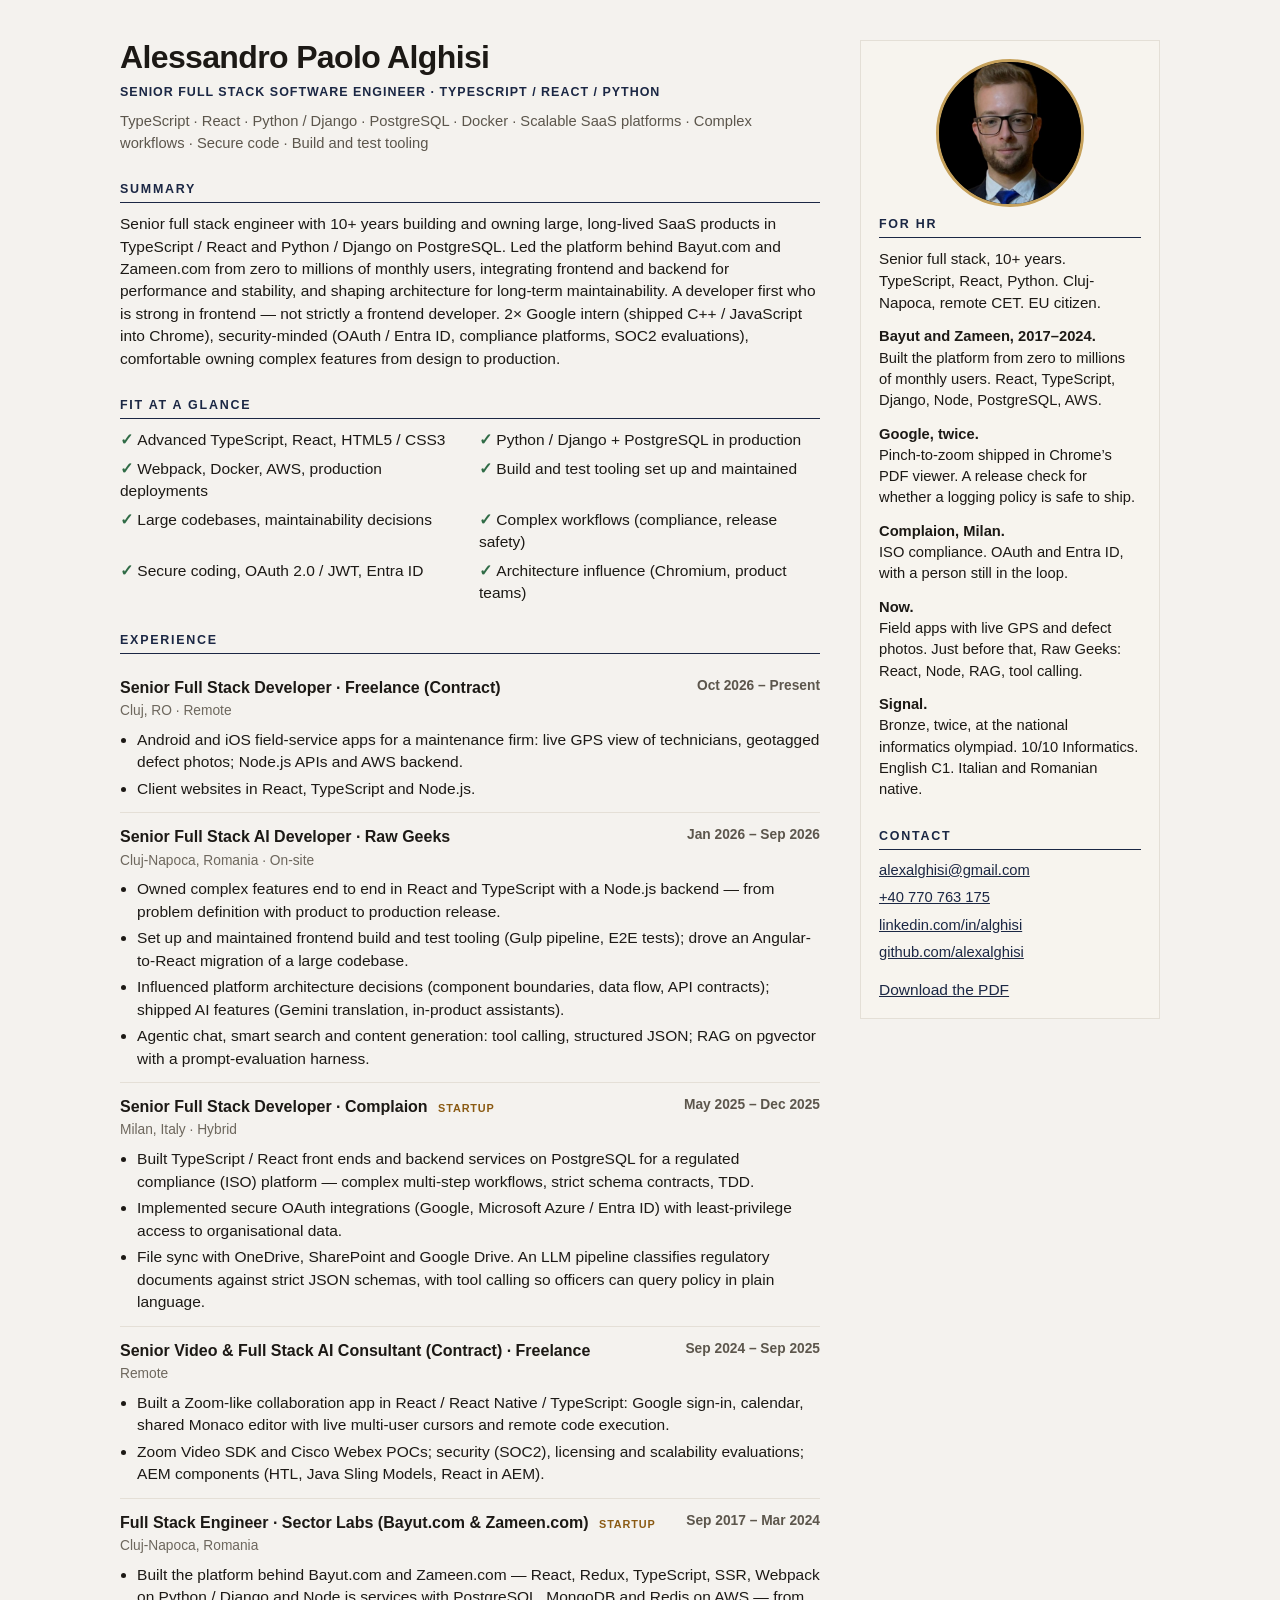
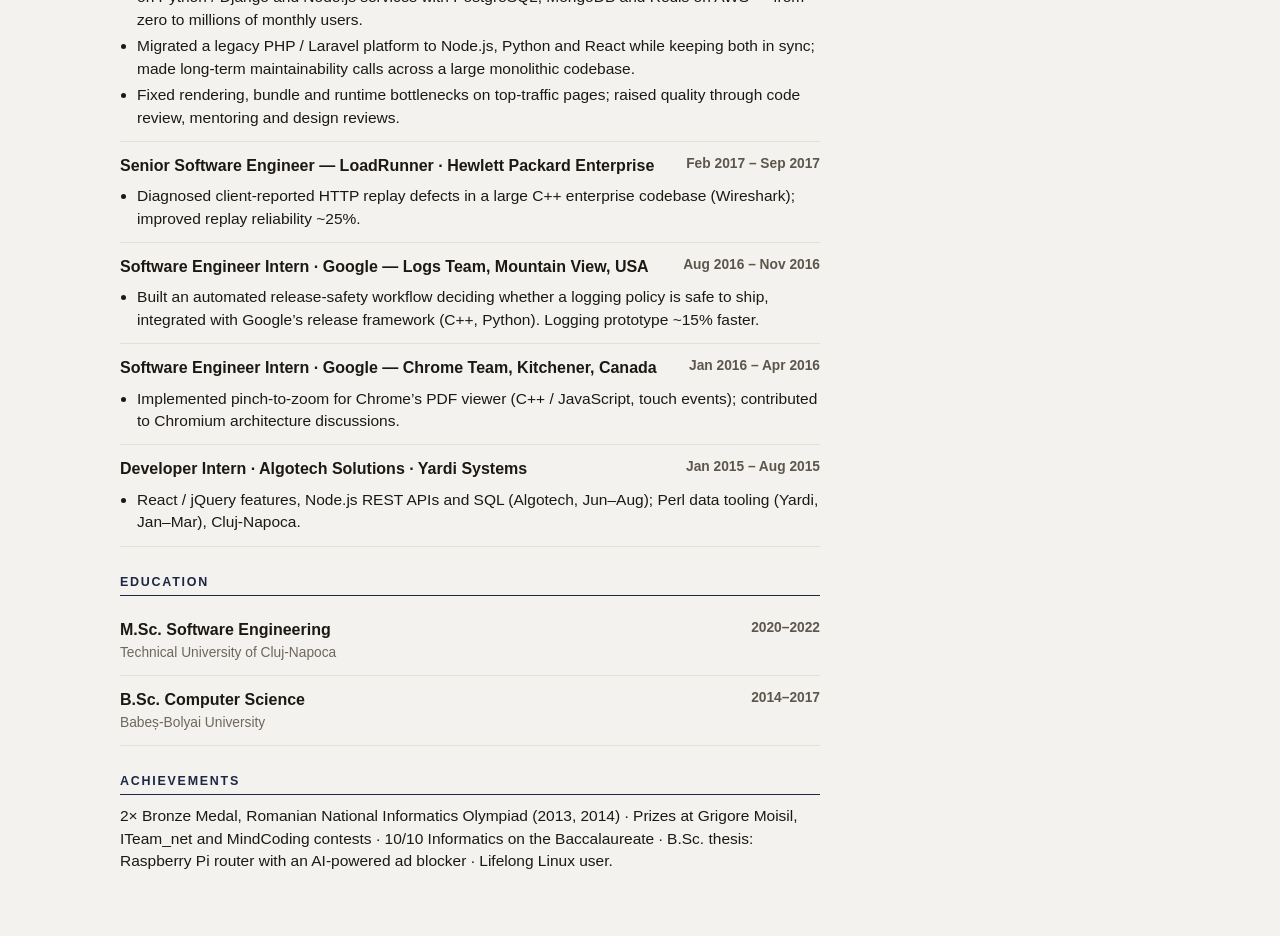
<file: site/index.html>
<!DOCTYPE html>
<html lang="en">
<head>
    <meta charset="utf-8">
    <meta name="viewport" content="width=device-width, initial-scale=1">
    <title>Alessandro Paolo Alghisi — Senior full stack software engineer</title>
    <meta name="description" content="Alessandro Paolo Alghisi, senior full stack software engineer in Cluj-Napoca. TypeScript, React, Python, Django, PostgreSQL. Two Google internships. Bayut and Zameen.">
    <meta name="robots" content="index,follow">
    <link rel="canonical" href="https://alexalghisi.github.io/">
    <meta property="og:title" content="Alessandro Paolo Alghisi">
    <meta property="og:description" content="Senior full stack software engineer. TypeScript, React, Python. Two Google internships. Bayut.com and Zameen.com.">
    <meta property="og:type" content="profile">
    <meta property="og:url" content="https://alexalghisi.github.io/">
    <meta property="og:image" content="https://alexalghisi.github.io/portrait.png">
    <link rel="icon" href="portrait.png">
    <link rel="stylesheet" href="styles.css">
    <script type="application/ld+json">
    {
        "@context": "https://schema.org",
        "@type": "Person",
        "name": "Alessandro Paolo Alghisi",
        "alternateName": "Alghisi Alessandro Paolo",
        "jobTitle": "Senior Full Stack Software Engineer",
        "email": "alexalghisi@gmail.com",
        "telephone": "+40-770-763-175",
        "url": "https://alexalghisi.github.io/",
        "image": "https://alexalghisi.github.io/portrait.png",
        "address": {
            "@type": "PostalAddress",
            "addressLocality": "Cluj-Napoca",
            "addressCountry": "RO"
        },
        "sameAs": [
            "https://www.linkedin.com/in/alghisi/",
            "https://github.com/alexalghisi"
        ],
        "knowsLanguage": ["Italian", "Romanian", "English", "French", "Spanish", "Russian"]
    }
    </script>
</head>
<body>
    <div class="sheet">
        <header>
            <h1>Alessandro Paolo Alghisi</h1>
            <p class="title">Senior full stack software engineer · TypeScript / React / Python</p>
            <p class="line">TypeScript · React · Python / Django · PostgreSQL · Docker · Scalable SaaS platforms · Complex workflows · Secure code · Build and test tooling</p>
        </header>
        <aside>
            <img src="portrait.png" width="400" height="400" alt="Alessandro Paolo Alghisi">
            <h2>For HR</h2>
            <p class="pitch">Senior full stack, 10+ years. TypeScript, React, Python. Cluj-Napoca, remote CET. EU citizen.</p>
            <ul class="hr">
                <li>
                    <strong>Bayut and Zameen, 2017–2024.</strong>
                    Built the platform from zero to millions of monthly users. React, TypeScript, Django, Node, PostgreSQL, AWS.
                </li>
                <li>
                    <strong>Google, twice.</strong>
                    Pinch-to-zoom shipped in Chrome’s PDF viewer. A release check for whether a logging policy is safe to ship.
                </li>
                <li>
                    <strong>Complaion, Milan.</strong>
                    ISO compliance. OAuth and Entra ID, with a person still in the loop.
                </li>
                <li>
                    <strong>Now.</strong>
                    Field apps with live GPS and defect photos. Just before that, Raw Geeks: React, Node, RAG, tool calling.
                </li>
                <li>
                    <strong>Signal.</strong>
                    Bronze, twice, at the national informatics olympiad. 10/10 Informatics. English C1. Italian and Romanian native.
                </li>
            </ul>
            <h2>Contact</h2>
            <ul class="contact">
                <li><a href="mailto:alexalghisi@gmail.com">alexalghisi@gmail.com</a></li>
                <li><a href="tel:+40770763175">+40 770 763 175</a></li>
                <li><a href="https://www.linkedin.com/in/alghisi/">linkedin.com/in/alghisi</a></li>
                <li><a href="https://github.com/alexalghisi">github.com/alexalghisi</a></li>
            </ul>
            <p class="download"><a href="Alghisi_Alessandro_Paolo_Resume_2026.pdf">Download the PDF</a></p>
        </aside>
        <main>
            <section>
                <h2>Summary</h2>
                <p>Senior full stack engineer with 10+ years building and owning large, long-lived SaaS products in TypeScript / React and Python / Django on PostgreSQL. Led the platform behind Bayut.com and Zameen.com from zero to millions of monthly users, integrating frontend and backend for performance and stability, and shaping architecture for long-term maintainability. A developer first who is strong in frontend — not strictly a frontend developer. 2× Google intern (shipped C++ / JavaScript into Chrome), security-minded (OAuth / Entra ID, compliance platforms, SOC2 evaluations), comfortable owning complex features from design to production.</p>
            </section>
            <section>
                <h2>Fit at a glance</h2>
                <ul class="fit">
                    <li>Advanced TypeScript, React, HTML5 / CSS3</li>
                    <li>Python / Django + PostgreSQL in production</li>
                    <li>Webpack, Docker, AWS, production deployments</li>
                    <li>Build and test tooling set up and maintained</li>
                    <li>Large codebases, maintainability decisions</li>
                    <li>Complex workflows (compliance, release safety)</li>
                    <li>Secure coding, OAuth 2.0 / JWT, Entra ID</li>
                    <li>Architecture influence (Chromium, product teams)</li>
                </ul>
            </section>
            <section>
                <h2>Experience</h2>
                <article>
                    <div class="rolehead">
                        <h3>Senior Full Stack Developer · Freelance (Contract)</h3>
                        <p class="when">Oct 2026 – Present</p>
                    </div>
                    <p class="where">Cluj, RO · Remote</p>
                    <ul>
                        <li>Android and iOS field-service apps for a maintenance firm: live GPS view of technicians, geotagged defect photos; Node.js APIs and AWS backend.</li>
                        <li>Client websites in React, TypeScript and Node.js.</li>
                    </ul>
                </article>
                <article>
                    <div class="rolehead">
                        <h3>Senior Full Stack AI Developer · Raw Geeks</h3>
                        <p class="when">Jan 2026 – Sep 2026</p>
                    </div>
                    <p class="where">Cluj-Napoca, Romania · On-site</p>
                    <ul>
                        <li>Owned complex features end to end in React and TypeScript with a Node.js backend — from problem definition with product to production release.</li>
                        <li>Set up and maintained frontend build and test tooling (Gulp pipeline, E2E tests); drove an Angular-to-React migration of a large codebase.</li>
                        <li>Influenced platform architecture decisions (component boundaries, data flow, API contracts); shipped AI features (Gemini translation, in-product assistants).</li>
                        <li>Agentic chat, smart search and content generation: tool calling, structured JSON; RAG on pgvector with a prompt-evaluation harness.</li>
                    </ul>
                </article>
                <article>
                    <div class="rolehead">
                        <h3>Senior Full Stack Developer · Complaion <span>Startup</span></h3>
                        <p class="when">May 2025 – Dec 2025</p>
                    </div>
                    <p class="where">Milan, Italy · Hybrid</p>
                    <ul>
                        <li>Built TypeScript / React front ends and backend services on PostgreSQL for a regulated compliance (ISO) platform — complex multi-step workflows, strict schema contracts, TDD.</li>
                        <li>Implemented secure OAuth integrations (Google, Microsoft Azure / Entra ID) with least-privilege access to organisational data.</li>
                        <li>File sync with OneDrive, SharePoint and Google Drive. An LLM pipeline classifies regulatory documents against strict JSON schemas, with tool calling so officers can query policy in plain language.</li>
                    </ul>
                </article>
                <article>
                    <div class="rolehead">
                        <h3>Senior Video &amp; Full Stack AI Consultant (Contract) · Freelance</h3>
                        <p class="when">Sep 2024 – Sep 2025</p>
                    </div>
                    <p class="where">Remote</p>
                    <ul>
                        <li>Built a Zoom-like collaboration app in React / React Native / TypeScript: Google sign-in, calendar, shared Monaco editor with live multi-user cursors and remote code execution.</li>
                        <li>Zoom Video SDK and Cisco Webex POCs; security (SOC2), licensing and scalability evaluations; AEM components (HTL, Java Sling Models, React in AEM).</li>
                    </ul>
                </article>
                <article>
                    <div class="rolehead">
                        <h3>Full Stack Engineer · Sector Labs (Bayut.com &amp; Zameen.com) <span>Startup</span></h3>
                        <p class="when">Sep 2017 – Mar 2024</p>
                    </div>
                    <p class="where">Cluj-Napoca, Romania</p>
                    <ul>
                        <li>Built the platform behind Bayut.com and Zameen.com — React, Redux, TypeScript, SSR, Webpack on Python / Django and Node.js services with PostgreSQL, MongoDB and Redis on AWS — from zero to millions of monthly users.</li>
                        <li>Migrated a legacy PHP / Laravel platform to Node.js, Python and React while keeping both in sync; made long-term maintainability calls across a large monolithic codebase.</li>
                        <li>Fixed rendering, bundle and runtime bottlenecks on top-traffic pages; raised quality through code review, mentoring and design reviews.</li>
                    </ul>
                </article>
                <article>
                    <div class="rolehead">
                        <h3>Senior Software Engineer — LoadRunner · Hewlett Packard Enterprise</h3>
                        <p class="when">Feb 2017 – Sep 2017</p>
                    </div>
                    <ul>
                        <li>Diagnosed client-reported HTTP replay defects in a large C++ enterprise codebase (Wireshark); improved replay reliability ~25%.</li>
                    </ul>
                </article>
                <article>
                    <div class="rolehead">
                        <h3>Software Engineer Intern · Google — Logs Team, Mountain View, USA</h3>
                        <p class="when">Aug 2016 – Nov 2016</p>
                    </div>
                    <ul>
                        <li>Built an automated release-safety workflow deciding whether a logging policy is safe to ship, integrated with Google’s release framework (C++, Python). Logging prototype ~15% faster.</li>
                    </ul>
                </article>
                <article>
                    <div class="rolehead">
                        <h3>Software Engineer Intern · Google — Chrome Team, Kitchener, Canada</h3>
                        <p class="when">Jan 2016 – Apr 2016</p>
                    </div>
                    <ul>
                        <li>Implemented pinch-to-zoom for Chrome’s PDF viewer (C++ / JavaScript, touch events); contributed to Chromium architecture discussions.</li>
                    </ul>
                </article>
                <article>
                    <div class="rolehead">
                        <h3>Developer Intern · Algotech Solutions · Yardi Systems</h3>
                        <p class="when">Jan 2015 – Aug 2015</p>
                    </div>
                    <ul>
                        <li>React / jQuery features, Node.js REST APIs and SQL (Algotech, Jun–Aug); Perl data tooling (Yardi, Jan–Mar), Cluj-Napoca.</li>
                    </ul>
                </article>
            </section>
            <section>
                <h2>Education</h2>
                <article>
                    <div class="rolehead">
                        <h3>M.Sc. Software Engineering</h3>
                        <p class="when">2020–2022</p>
                    </div>
                    <p class="where">Technical University of Cluj-Napoca</p>
                </article>
                <article>
                    <div class="rolehead">
                        <h3>B.Sc. Computer Science</h3>
                        <p class="when">2014–2017</p>
                    </div>
                    <p class="where">Babeș-Bolyai University</p>
                </article>
            </section>
            <section>
                <h2>Achievements</h2>
                <p>2× Bronze Medal, Romanian National Informatics Olympiad (2013, 2014) · Prizes at Grigore Moisil, ITeam_net and MindCoding contests · 10/10 Informatics on the Baccalaureate · B.Sc. thesis: Raspberry Pi router with an AI-powered ad blocker · Lifelong Linux user.</p>
            </section>
        </main>
    </div>
</body>
</html>
</file>
<file: site/styles.css>
:root {
    --paper: #f4f2ee;
    --ink: #1c1915;
    --muted: #5c564c;
    --navy: #1b2744;
    --gold: #c6a15b;
    --rule: #e4dfd6;
    --card: #f7f4ee;
}

* {
    box-sizing: border-box;
}

html {
    background: var(--paper);
}

body {
    margin: 0;
    color: var(--ink);
    font-family: "Segoe UI", Candara, "Helvetica Neue", sans-serif;
    font-size: 15.5px;
    line-height: 1.45;
}

a {
    color: var(--navy);
}

.sheet {
    max-width: 1080px;
    margin: 0 auto;
    padding: 28px 20px 64px;
}

header,
main {
    min-width: 0;
}

h1 {
    margin: 0;
    font-size: 2rem;
    font-weight: 650;
    letter-spacing: -0.02em;
    line-height: 1.1;
}

.title {
    margin: 8px 0 0;
    color: var(--navy);
    font-size: 0.78rem;
    font-weight: 700;
    letter-spacing: 0.08em;
    text-transform: uppercase;
}

.line {
    margin: 10px 0 0;
    color: var(--muted);
    font-size: 0.92rem;
}

main h2,
aside h2 {
    margin: 26px 0 10px;
    padding-bottom: 4px;
    border-bottom: 1.5px solid var(--navy);
    color: var(--navy);
    font-size: 0.78rem;
    font-weight: 750;
    letter-spacing: 0.14em;
    text-transform: uppercase;
}

main section > p {
    margin: 0;
}

.fit {
    display: grid;
    grid-template-columns: 1fr;
    gap: 6px 18px;
    margin: 0;
    padding: 0;
    list-style: none;
}

.fit li::before {
    content: "✓ ";
    color: #2f6b45;
    font-weight: 700;
}

article {
    padding: 12px 0;
    border-bottom: 1px solid var(--rule);
}

.rolehead {
    display: flex;
    flex-wrap: wrap;
    justify-content: space-between;
    gap: 4px 16px;
}

article h3 {
    margin: 0;
    font-size: 1rem;
    font-weight: 700;
}

article h3 span {
    margin-left: 6px;
    color: #8a5a12;
    font-size: 0.68rem;
    font-weight: 750;
    letter-spacing: 0.08em;
    text-transform: uppercase;
}

.when {
    margin: 0;
    color: var(--muted);
    font-size: 0.86rem;
    font-weight: 650;
    white-space: nowrap;
}

.where {
    margin: 2px 0 0;
    color: #6d675d;
    font-size: 0.86rem;
}

article ul {
    margin: 8px 0 0;
    padding-left: 1.1em;
}

article li + li {
    margin-top: 4px;
}

aside {
    margin-top: 28px;
    padding: 18px 18px 8px;
    background: var(--card);
    border: 1px solid var(--rule);
}

aside img {
    display: block;
    width: 148px;
    height: 148px;
    margin: 0 auto 8px;
    object-fit: cover;
    object-position: center 18%;
    border-radius: 50%;
    border: 3px solid var(--gold);
    background: #111;
}

aside h2:first-of-type {
    margin-top: 8px;
}

.pitch {
    margin: 0 0 12px;
    font-size: 0.95rem;
}

.hr {
    margin: 0;
    padding: 0;
    list-style: none;
}

.hr li {
    margin: 0 0 12px;
    font-size: 0.92rem;
}

.hr strong {
    display: block;
}

.contact {
    margin: 0;
    padding: 0;
    list-style: none;
}

.contact li {
    margin: 0 0 6px;
    font-size: 0.92rem;
}

.download {
    margin: 16px 0 8px;
}

@media (min-width: 880px) {
    .sheet {
        display: grid;
        grid-template-columns: minmax(0, 1fr) 300px;
        column-gap: 40px;
        align-items: start;
        padding-top: 40px;
    }

    header {
        grid-column: 1;
        grid-row: 1;
    }

    main {
        grid-column: 1;
        grid-row: 2;
    }

    aside {
        grid-column: 2;
        grid-row: 1 / span 2;
        margin-top: 0;
    }

    .fit {
        grid-template-columns: 1fr 1fr;
    }
}

@media print {
    aside {
        break-inside: avoid;
    }

    a {
        color: inherit;
        text-decoration: none;
    }
}
</file>
